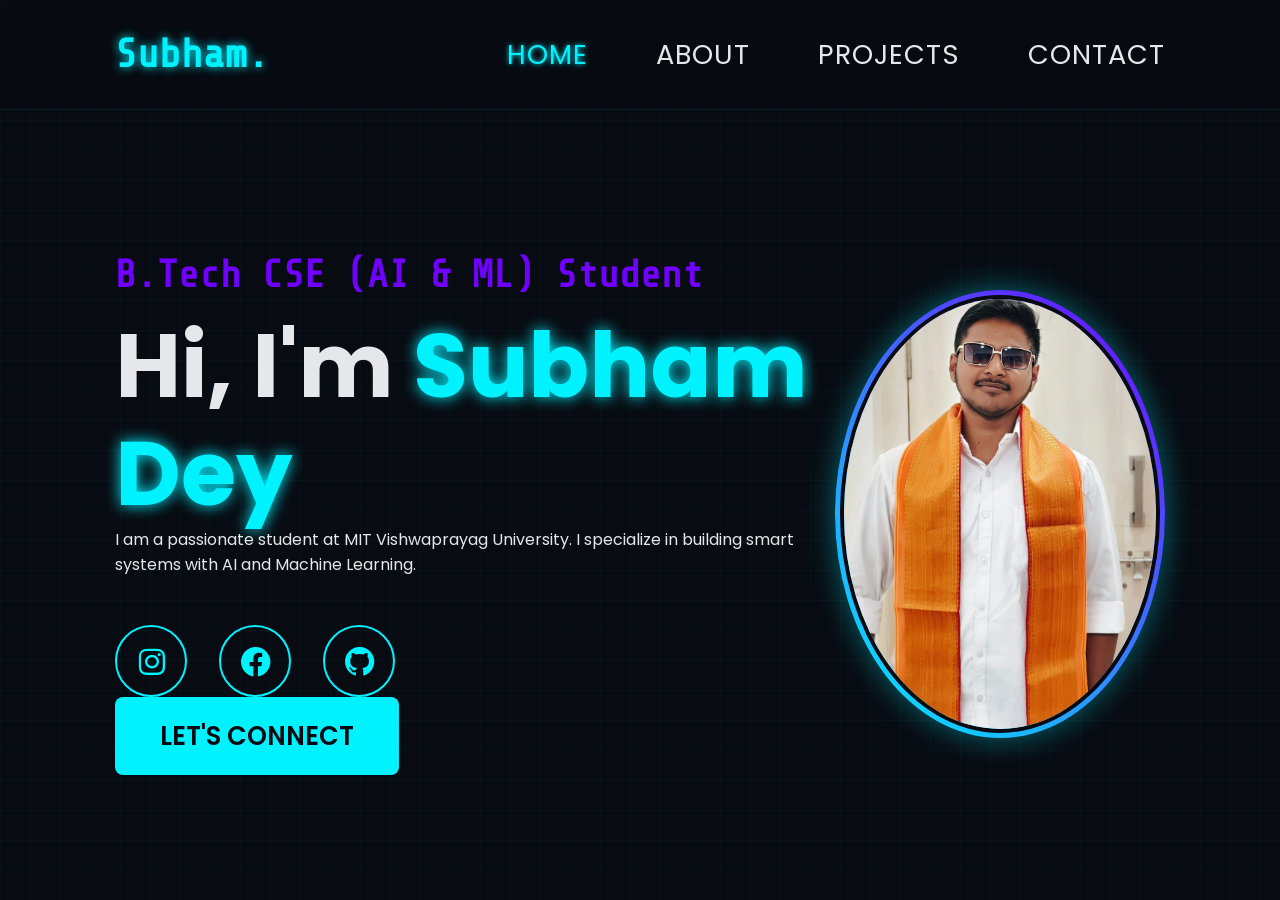
<file: index.html>
<!DOCTYPE html>
<html lang="en">
<head>
    <meta charset="UTF-8">
    <meta name="viewport" content="width=device-width, initial-scale=1.0">
    <title>Subham Dey | Portfolio</title>
    <link rel="stylesheet" href="styles.css">
    <link href='https://unpkg.com/boxicons@2.1.4/css/boxicons.min.css' rel='stylesheet'>
</head>
<body>
    <header class="header">
        <a href="index.html" class="logo">Subham.</a>
        <nav class="navbar">
            <a href="index.html" class="active">Home</a>
            <a href="about.html">About</a>
            <a href="projects.html">Projects</a>
            <a href="contact.html">Contact</a>
        </nav>
    </header>

    <section class="home">
        <div class="home-content">
            <h3>B.Tech CSE (AI & ML) Student</h3>
            <h1>Hi, I'm <span>Subham Dey</span></h1>
            <p>I am a passionate student at MIT Vishwaprayag University. I specialize in building smart systems with AI and Machine Learning.</p>
            
            <div class="social-icons">
                <a href="https://instagram.com/subhamdey5535" target="_blank"><i class='bx bxl-instagram'></i></a>
                <a href="https://www.facebook.com/profile.php?id=100076226685810" target="_blank"><i class='bx bxl-facebook-circle'></i></a>
                <a href="https://github.com/ninjazx10rsubham-source" target="_blank"><i class='bx bxl-github'></i></a>
            </div>
            <a href="contact.html" class="btn">Let's Connect</a>
        </div>

        <div class="home-img">
            <img src="Profile%20Picture/my%20photo.jpeg" alt="Subham Dey">
        </div>
    </section>
</body>
</html>
</file>
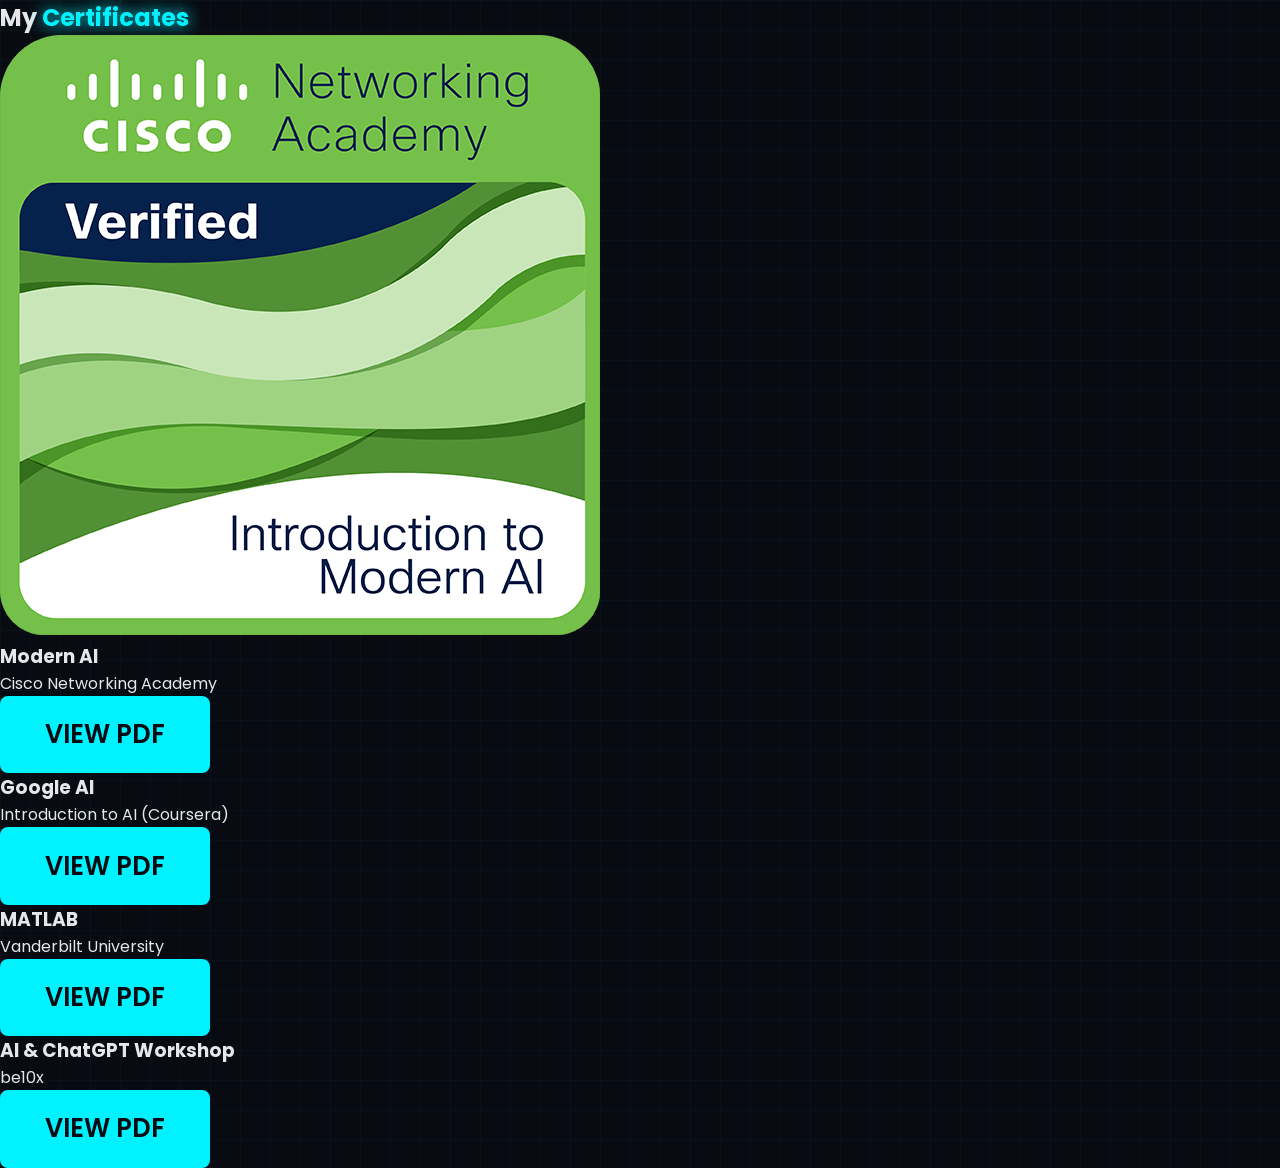
<file: about.html>
<!DOCTYPE html>
<html lang="en">
<head>
    <meta charset="UTF-8">
    <meta name="viewport" content="width=device-width, initial-scale=1.0">
    <title>Certificates | Subham Dey</title>
    <link rel="stylesheet" href="styles.css">
</head>
<body>
    <section class="about">
        <h2 class="heading">My <span>Certificates</span></h2>

        <div class="certificates-container">
            <!-- Cisco Certificate -->
            <div class="cert-box">
                <img src="certificates/introduction-to-modern-ai.png" alt="Cisco AI">
                <h3>Modern AI</h3>
                <p>Cisco Networking Academy</p>
                <a href="certificates/IntrotoModernAIUpdate20260428-31-kb59iw.pdf" target="_blank" class="btn">View PDF</a>
            </div>

            <!-- Google Certificate -->
            <div class="cert-box">
                <h3>Google AI</h3>
                <p>Introduction to AI (Coursera)</p>
                <a href="certificates/Google.pdf" target="_blank" class="btn">View PDF</a>
            </div>

            <!-- MATLAB Certificate -->
            <div class="cert-box">
                <h3>MATLAB</h3>
                <p>Vanderbilt University</p>
                <a href="certificates/Matlab.pdf" target="_blank" class="btn">View PDF</a>
            </div>

            <!-- be10x Workshop -->
            <div class="cert-box">
                <h3>AI & ChatGPT Workshop</h3>
                <p>be10x</p>
                <a href="certificates/Certificate.pdf" target="_blank" class="btn">View PDF</a>
            </div>
        </div>
    </section>
</body>
</html>
</file>
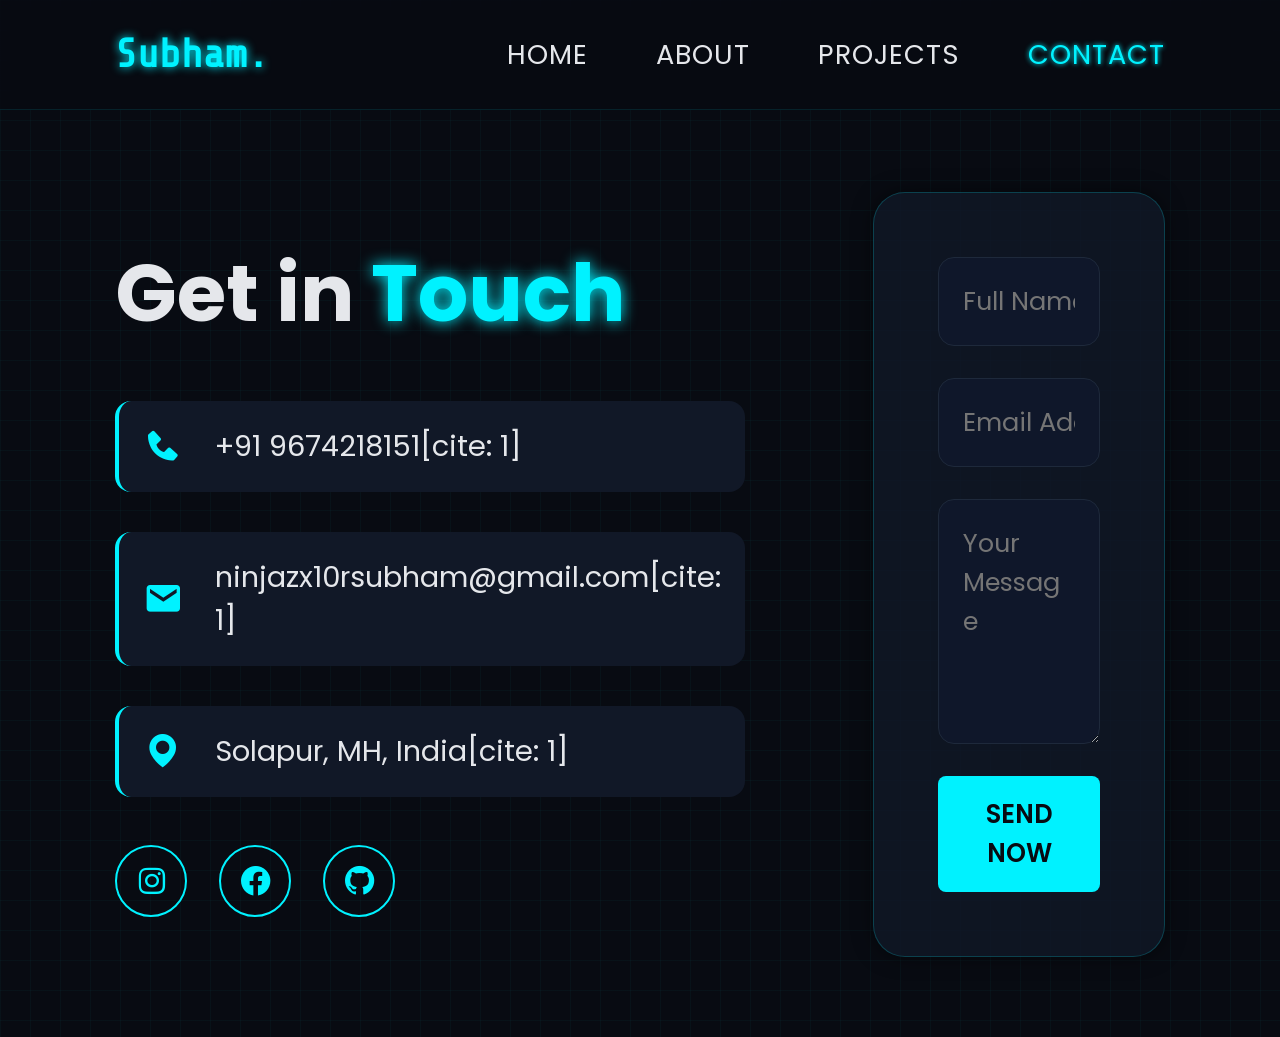
<file: contact.html>
<!DOCTYPE html>
<html lang="en">
<head>
    <meta charset="UTF-8">
    <!-- CRITICAL: This tag fixes the "oversized" and connection scaling issues -->
    <meta name="viewport" content="width=device-width, initial-scale=1.0">
    <title>Contact | Subham Dey</title>
    
    <!-- Make sure this filename matches your CSS file exactly -->
    <link rel="stylesheet" href="styles.css">
    
    <!-- Boxicons for the icons used in your HTML -->
    <link href='https://unpkg.com/boxicons@2.1.4/css/boxicons.min.css' rel='stylesheet'>
</head>
<body>

    <header class="header">
        <a href="index.html" class="logo">Subham.</a>
        <nav class="navbar">
            <a href="index.html">Home</a>
            <a href="about.html">About</a>
            <a href="projects.html">Projects</a>
            <a href="contact.html" class="active">Contact</a>
        </nav>
    </header>

    <section class="contact">
        <div class="contact-container">
            <div class="contact-text">
                <h2 class="heading">Get in <span>Touch</span></h2>
                <div class="contact-list">
                    <div class="item"><i class='bx bxs-phone'></i> +91 9674218151[cite: 1]</div>
                    <div class="item"><i class='bx bxs-envelope'></i> ninjazx10rsubham@gmail.com[cite: 1]</div>
                    <div class="item"><i class='bx bxs-map'></i> Solapur, MH, India[cite: 1]</div>
                </div>

                <div class="social-icons">
                    <a href="https://www.instagram.com/subhamdey5535/" target="_blank"><i class='bx bxl-instagram'></i></a>
                    <a href="https://www.facebook.com/profile.php?id=100076226685810" target="_blank"><i class='bx bxl-facebook-circle'></i></a>
                    <a href="https://github.com/ninjazx10rsubham-source" target="_blank"><i class='bx bxl-github'></i></a>
                </div>
            </div>

            <div class="contact-form-card">
                <form action="#">
                    <input type="text" placeholder="Full Name" required>
                    <input type="email" placeholder="Email Address" required>
                    <textarea placeholder="Your Message" rows="5" required></textarea>
                    <button type="submit" class="btn">Send Now</button>
                </form>
            </div>
        </div>
    </section>

</body>
</html>
</file>
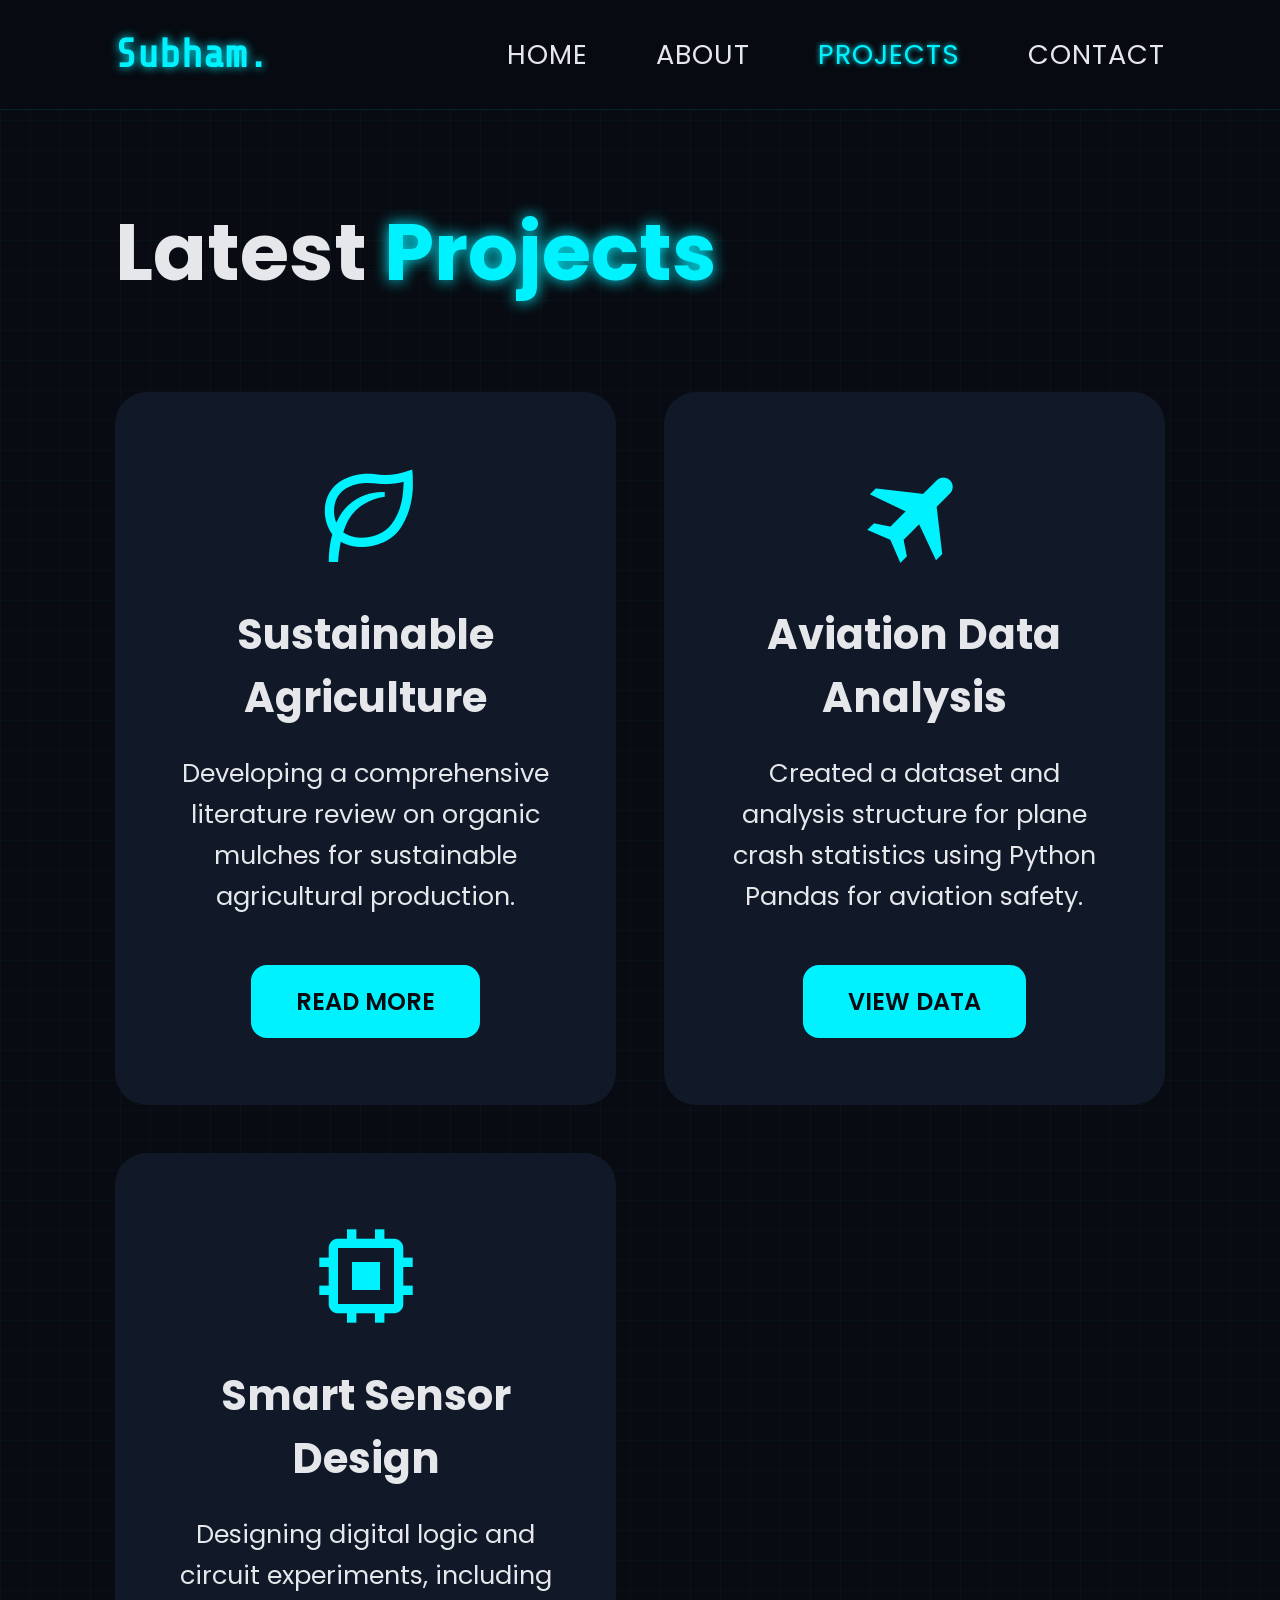
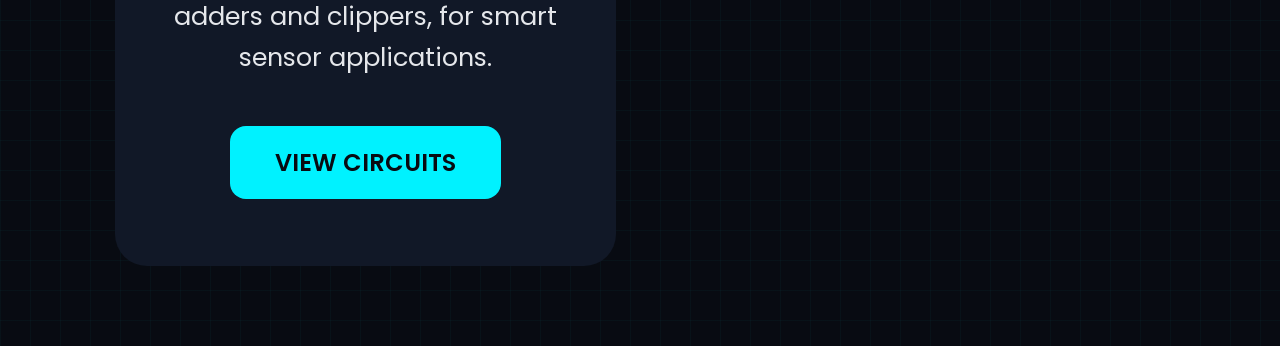
<file: projects.html>
<!DOCTYPE html>
<html lang="en">
<head>
    <meta charset="UTF-8">
    <meta name="viewport" content="width=device-width, initial-scale=1.0">
    <title>Projects | Subham Dey</title>
    <!-- Connecting to styles.css - ensure filename is lowercase on GitHub -->
    <link rel="stylesheet" href="styles.css">
    <link href='https://unpkg.com/boxicons@2.1.4/css/boxicons.min.css' rel='stylesheet'>
</head>
<body>
    <header class="header">
        <a href="index.html" class="logo">Subham.</a>
        <nav class="navbar">
            <a href="index.html">Home</a>
            <a href="about.html">About</a>
            <a href="projects.html" class="active">Projects</a>
            <a href="contact.html">Contact</a>
        </nav>
    </header>

    <section class="projects">
        <h2 class="heading">Latest <span>Projects</span></h2>

        <div class="projects-container">
            <!-- Project 1 -->
            <div class="project-box">
                <i class='bx bx-leaf'></i>
                <h3>Sustainable Agriculture</h3>
                <p>Developing a comprehensive literature review on organic mulches for sustainable agricultural production.</p>
                <a href="#" class="btn">Read More</a>
            </div>

            <!-- Project 2 -->
            <div class="project-box">
                <i class='bx bxs-plane-alt'></i>
                <h3>Aviation Data Analysis</h3>
                <p>Created a dataset and analysis structure for plane crash statistics using Python Pandas for aviation safety.</p>
                <a href="#" class="btn">View Data</a>
            </div>

            <!-- Project 3 -->
            <div class="project-box">
                <i class='bx bx-chip'></i>
                <h3>Smart Sensor Design</h3>
                <p>Designing digital logic and circuit experiments, including adders and clippers, for smart sensor applications.</p>
                <a href="#" class="btn">View Circuits</a>
            </div>
        </div>
    </section>

    <script src="script.js"></script>
</body>
</html>
</file>
<file: styles.css>
/* Import Google Fonts */
@import url('https://fonts.googleapis.com/css2?family=Poppins:wght@300;400;500;600;700&family=Share+Tech+Mono&display=swap');

* {
    margin: 0;
    padding: 0;
    box-sizing: border-box;
    text-decoration: none;
    border: none;
    outline: none;
    scroll-behavior: smooth;
    font-family: 'Poppins', sans-serif;
}

:root {
    --bg-color: #080b12;
    --second-bg-color: #111827;
    --text-color: #e5e7eb;
    --main-color: #00f2ff; /* Cyber Cyan */
    --accent-color: #7000ff; /* AI Purple */
}

body {
    background-color: var(--bg-color);
    /* AI Technical Background: Subtle Grid */
    background-image: 
        linear-gradient(rgba(0, 242, 255, 0.03) 1px, transparent 1px),
        linear-gradient(90deg, rgba(0, 242, 255, 0.03) 1px, transparent 1px);
    background-size: 30px 30px;
    color: var(--text-color);
    overflow-x: hidden;
}

/* --- HEADER --- */
.header {
    position: fixed;
    top: 0;
    left: 0;
    width: 100%;
    padding: 2rem 9%;
    background: rgba(8, 11, 18, 0.8);
    backdrop-filter: blur(10px);
    display: flex;
    justify-content: space-between;
    align-items: center;
    z-index: 100;
    border-bottom: 1px solid rgba(0, 242, 255, 0.1);
}

.logo {
    font-family: 'Share Tech Mono', monospace;
    font-size: 2.5rem;
    color: var(--main-color);
    font-weight: 700;
    text-shadow: 0 0 10px var(--main-color);
}

.navbar a {
    font-size: 1.7rem;
    color: var(--text-color);
    margin-left: 4rem;
    transition: .3s;
    text-transform: uppercase;
    letter-spacing: 1px;
}

.navbar a:hover, .navbar a.active {
    color: var(--main-color);
    text-shadow: 0 0 5px var(--main-color);
}

/* --- HERO SECTION --- */
.home {
    display: flex;
    justify-content: space-between;
    align-items: center;
    min-height: 100vh;
    padding: 10rem 9% 2rem;
}

.home-content h1 {
    font-size: 5.6rem;
    font-weight: 700;
    line-height: 1.2;
}

span {
    color: var(--main-color);
    text-shadow: 0 0 15px var(--main-color);
}

.home-content h3 {
    font-family: 'Share Tech Mono', monospace;
    font-size: 2.4rem;
    color: var(--accent-color);
    margin-bottom: 1rem;
}

.home-img {
    position: relative;
    width: 35vw;
    height: 35vw;
    border-radius: 50%;
    padding: 5px;
    background: linear-gradient(45deg, var(--main-color), var(--accent-color));
    box-shadow: 0 0 30px rgba(0, 242, 255, 0.4);
}

.home-img img {
    width: 100%;
    height: 100%;
    object-fit: cover;
    border-radius: 50%;
    border: 4px solid var(--bg-color);
}

/* --- CONTACT SECTION (FIXED & BEAUTIFUL) --- */
.contact {
    padding: 12rem 9% 5rem;
}

.contact-container {
    display: grid;
    grid-template-columns: 1fr 1.2fr;
    gap: 8rem;
    align-items: center;
}

.contact-text h2 {
    font-size: 5rem;
    text-align: left;
    margin-bottom: 2rem;
}

.contact-list {
    margin: 3rem 0;
}

.item {
    display: flex;
    align-items: center;
    gap: 2rem;
    font-size: 1.8rem;
    margin-bottom: 2.5rem;
    background: var(--second-bg-color);
    padding: 1.5rem;
    border-radius: 1rem;
    border-left: 4px solid var(--main-color);
}

.item i {
    font-size: 2.5rem;
    color: var(--main-color);
}

.contact-form-card {
    background: rgba(17, 24, 39, 0.8);
    padding: 4rem;
    border-radius: 2rem;
    border: 1px solid rgba(0, 242, 255, 0.2);
    box-shadow: 0 0 20px rgba(0, 0, 0, 0.5);
}

.contact-form-card form {
    display: flex;
    flex-direction: column;
    gap: 2rem;
}

.contact-form-card input, .contact-form-card textarea {
    width: 100%;
    padding: 1.5rem;
    background: #0f172a;
    border: 1px solid #1e293b;
    border-radius: 1rem;
    color: white;
    font-size: 1.6rem;
    transition: 0.3s;
}

.contact-form-card input:focus, .contact-form-card textarea:focus {
    border-color: var(--main-color);
    box-shadow: 0 0 10px rgba(0, 242, 255, 0.3);
}

/* --- BUTTONS --- */
.btn {
    display: inline-block;
    padding: 1.2rem 2.8rem;
    background: var(--main-color);
    border-radius: 0.5rem;
    font-size: 1.6rem;
    color: var(--bg-color);
    font-weight: 600;
    transition: .5s ease;
    text-transform: uppercase;
    cursor: pointer;
}

.btn:hover {
    box-shadow: 0 0 20px var(--main-color);
    transform: translateY(-3px);
}

/* --- SOCIALS --- */
.social-icons {
    display: flex;
    gap: 2rem;
    margin-top: 3rem;
}

.social-icons a {
    width: 4.5rem;
    height: 4.5rem;
    border: 2px solid var(--main-color);
    border-radius: 50%;
    display: flex;
    justify-content: center;
    align-items: center;
    font-size: 2.2rem;
    color: var(--main-color);
    transition: .5s ease;
}

.social-icons a:hover {
    background: var(--main-color);
    color: var(--bg-color);
    box-shadow: 0 0 15px var(--main-color);
}

/* --- RESPONSIVE --- */
@media (max-width: 991px) {
    .home, .contact-container {
        flex-direction: column;
        grid-template-columns: 1fr;
        text-align: center;
        padding-top: 15rem;
    }
    .contact-text h2 { text-align: center; }
    .home-img { width: 60vw; height: 60vw; margin-top: 4rem; }
}
/* --- PROJECTS SECTION STYLING --- */
.projects {
    padding: 12rem 9% 5rem;
    min-height: 100vh;
}

.projects .heading {
    margin-bottom: 5rem;
    font-size: 5rem;
}

.projects-container {
    display: grid;
    /* This ensures a 3-column layout that becomes 1 column on mobile */
    grid-template-columns: repeat(auto-fit, minmax(320px, 1fr));
    align-items: center;
    gap: 3rem;
}

.project-box {
    background: var(--second-bg-color);
    padding: 4rem 3rem;
    border-radius: 2rem;
    text-align: center;
    border: .2rem solid transparent;
    transition: .5s ease;
    display: flex;
    flex-direction: column;
    justify-content: center;
    align-items: center;
}

.project-box:hover {
    border-color: var(--main-color);
    transform: translateY(-10px);
    box-shadow: 0 0 2rem var(--main-color);
}

.project-box i {
    font-size: 7rem;
    color: var(--main-color);
    margin-bottom: 2rem;
}

.project-box h3 {
    font-size: 2.6rem;
    margin-bottom: 1.5rem;
}

.project-box p {
    font-size: 1.6rem;
    line-height: 1.6;
    margin-bottom: 3rem;
    color: var(--text-color);
}

/* Ensure buttons are centered and properly sized */
.project-box .btn {
    padding: 1.2rem 2.8rem;
    font-size: 1.5rem;
    border-radius: 1rem;
}

/* Responsive Scaling for Projects */
@media (max-width: 768px) {
    .projects {
        padding: 10rem 3% 2rem;
    }
    .projects-container {
        grid-template-columns: 1fr; /* Stack vertically on small phones */
    }
}
</file>
